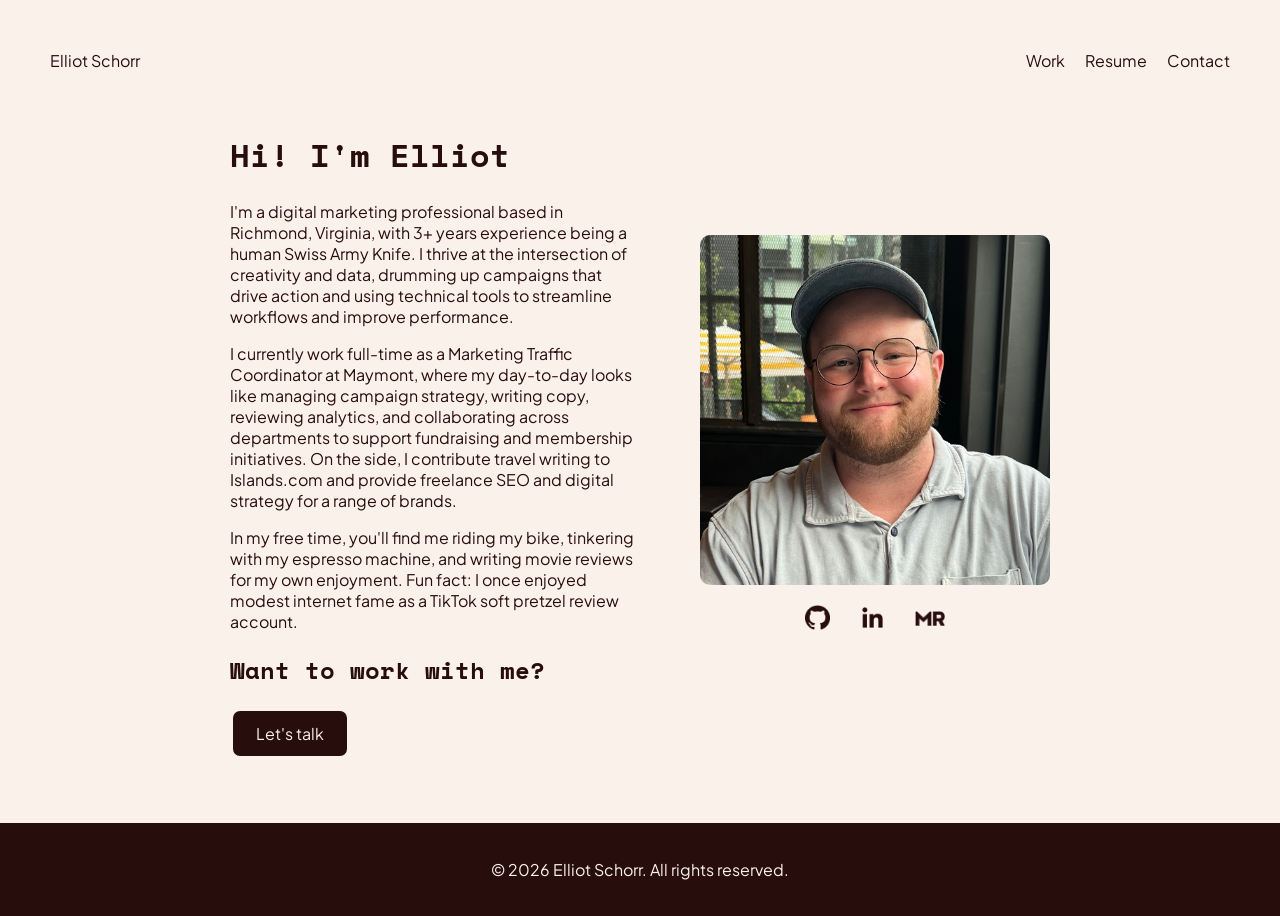
<file: index.html>
<!DOCTYPE html>
<html lang="en">
<head>
    <meta charset="UTF-8">
    <meta name="viewport" content="width=device-width, initial-scale=1.0">
    <link rel="icon" href="/images/favicon.png">
    <link rel="stylesheet" href="styles.css">
    <link rel="preconnect" href="https://fonts.googleapis.com">
    <link rel="preconnect" href="https://fonts.gstatic.com" crossorigin>
    <link href="https://fonts.googleapis.com/css2?family=Plus+Jakarta+Sans:ital,wght@0,200..800;1,200..800&display=swap" rel="stylesheet">
    <link rel="preconnect" href="https://fonts.googleapis.com">
    <link rel="preconnect" href="https://fonts.gstatic.com" crossorigin>
    <link href="https://fonts.googleapis.com/css2?family=Plus+Jakarta+Sans:ital,wght@0,200..800;1,200..800&family=Space+Mono:ital,wght@0,400;0,700;1,400;1,700&display=swap" rel="stylesheet">
    <title>Elliot Schorr</title>
</head>
<body>
    <div class="header">
        <div class="home"><a href="/" style="text-decoration: none; color: #280D0D;">Elliot Schorr</a></div>
        <ul class="nav">
            <li><a href="work/" style="text-decoration:none; color: #280D0D;">Work</a></li>
            <li><a href="resume/" style="text-decoration:none; color: #280D0D;">Resume</a></li>
            <li><a href="contact/" style="text-decoration:none; color: #280D0D;">Contact</a></li>
        </ul>
    </div>
    <div class="content">
        <div class="about">
        <h1>Hi! I'm Elliot</h1>
        <p>I'm a digital marketing professional based in Richmond, Virginia, with 3+ years experience being a human Swiss Army Knife. I thrive at the intersection of creativity and data, drumming up campaigns that drive action and using technical tools to streamline workflows and improve performance.</p>

        <p>I currently work full-time as a Marketing Traffic Coordinator at Maymont, where my day-to-day looks like managing campaign strategy, writing copy, reviewing analytics, and collaborating across departments to support fundraising and membership initiatives. On the side, I contribute travel writing to Islands.com and provide freelance SEO and digital strategy for a range of brands.</p>

        <p>In my free time, you'll find me riding my bike, tinkering with my espresso machine, and writing movie reviews for my own enjoyment. Fun fact: I once enjoyed modest internet fame as a TikTok soft pretzel review account.</p>
        <h2>Want to work with me?</h2>  
        <a href="contact/"><button>Let's talk</button></a>
        </div>
        <div class="headshot-container">
                    <div class="headshot-img">
                        <img src="../images/Elliot-Schorr.png" style="max-width: 350px; border-radius: 10px;" alt="Elliot Schorr, wearing a blue polo and gray ballcap, smiling at the camera.">
                    </div>
                    <div class="logos">
                        <div class="github-icon"><a href="https://github.com/elliotschorr"><img src="/images/github-icon.png" style="max-width:25px; max-height: 25px;"></img></a></div>
                       <div class="linkedin-icon"><a href="https://www.linkedin.com/in/elliot-schorr-040139281/"><img src="../images/linkedin-icon.png" style="max-width:25px; max-height: 25px;"></img></a></div>                    
                       <div class="muckrack-icon"><a href="https://muckrack.com/elliot-schorr/articles"><img src="../images/muckrack-icon.png" style="max-width:30px; max-height: 30px;"></img></a></div>
                    </div>
        </div>
    
    </div>
    <div class="footer">
        <p>© 2026 Elliot Schorr. All rights reserved.</p>
    </div>
</body>
</html>
</file>
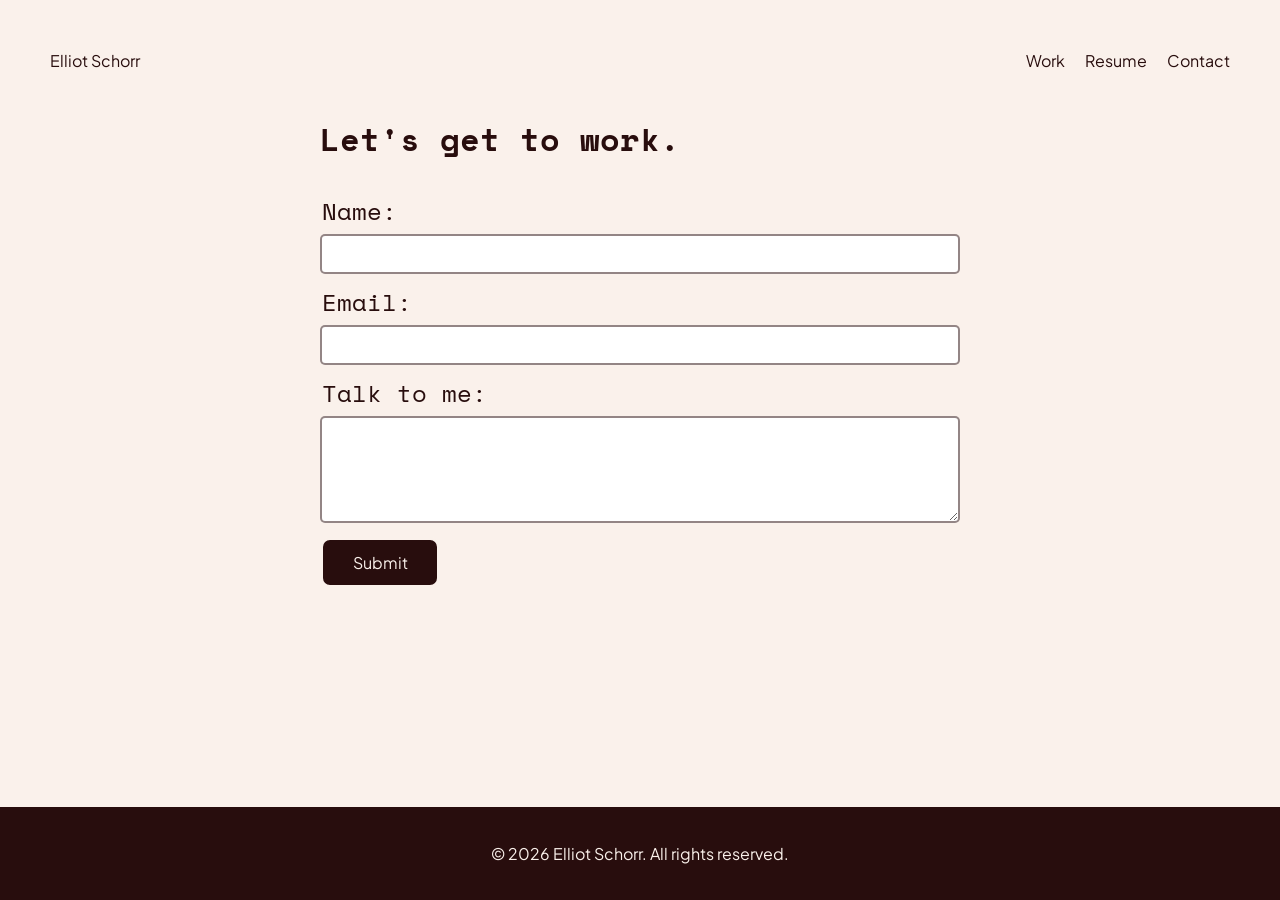
<file: contact/index.html>
<!DOCTYPE html>
<html lang="en">
<head>
    <meta charset="UTF-8">
    <meta name="viewport" content="width=device-width, initial-scale=1.0">
    <link rel="icon" href="/images/favicon.png">
    <link rel="stylesheet" href="../styles.css">
    <link rel="preconnect" href="https://fonts.googleapis.com">
    <link rel="preconnect" href="https://fonts.gstatic.com" crossorigin>
    <link href="https://fonts.googleapis.com/css2?family=Plus+Jakarta+Sans:ital,wght@0,200..800;1,200..800&display=swap" rel="stylesheet">
    <link rel="preconnect" href="https://fonts.googleapis.com">
    <link rel="preconnect" href="https://fonts.gstatic.com" crossorigin>
    <link href="https://fonts.googleapis.com/css2?family=Plus+Jakarta+Sans:ital,wght@0,200..800;1,200..800&family=Space+Mono:ital,wght@0,400;0,700;1,400;1,700&display=swap" rel="stylesheet">
    
    <title>Contact</title>
</head>
<body>
       <div class="header">
        <div class="home"><a href="/" style="text-decoration: none; color: #280D0D;">Elliot Schorr</a></div>
        <ul class="nav">
            <li><a href="../work/" style="text-decoration:none; color: #280D0D;">Work</a></li>
            <li><a href="../resume/" style="text-decoration:none; color: #280D0D;">Resume</a></li>
            <li><a href="../contact/" style="text-decoration:none; color: #280D0D;">Contact</a></li>
        </ul>
    </div>
    <div class="content-contact">
        <h1>Let's get to work.</h1>
    <form id="form">
        <label for="name">Name:</label><br>
        <input type="text" id="name" name="name"><br>
        <label for="email">Email:</label><br>
        <input type="email" id="email" name="email"><br>
        <label for="message">Talk to me:</label><br>
        <textarea id="message" name="message"></textarea><br>
        <button type="submit">Submit</button>    </form>
    <script src="contact.js"></script>
    </div>
    <div class="footer">    
        <p>© 2026 Elliot Schorr. All rights reserved.</p>
    </div>
</body>
</html>
</file>
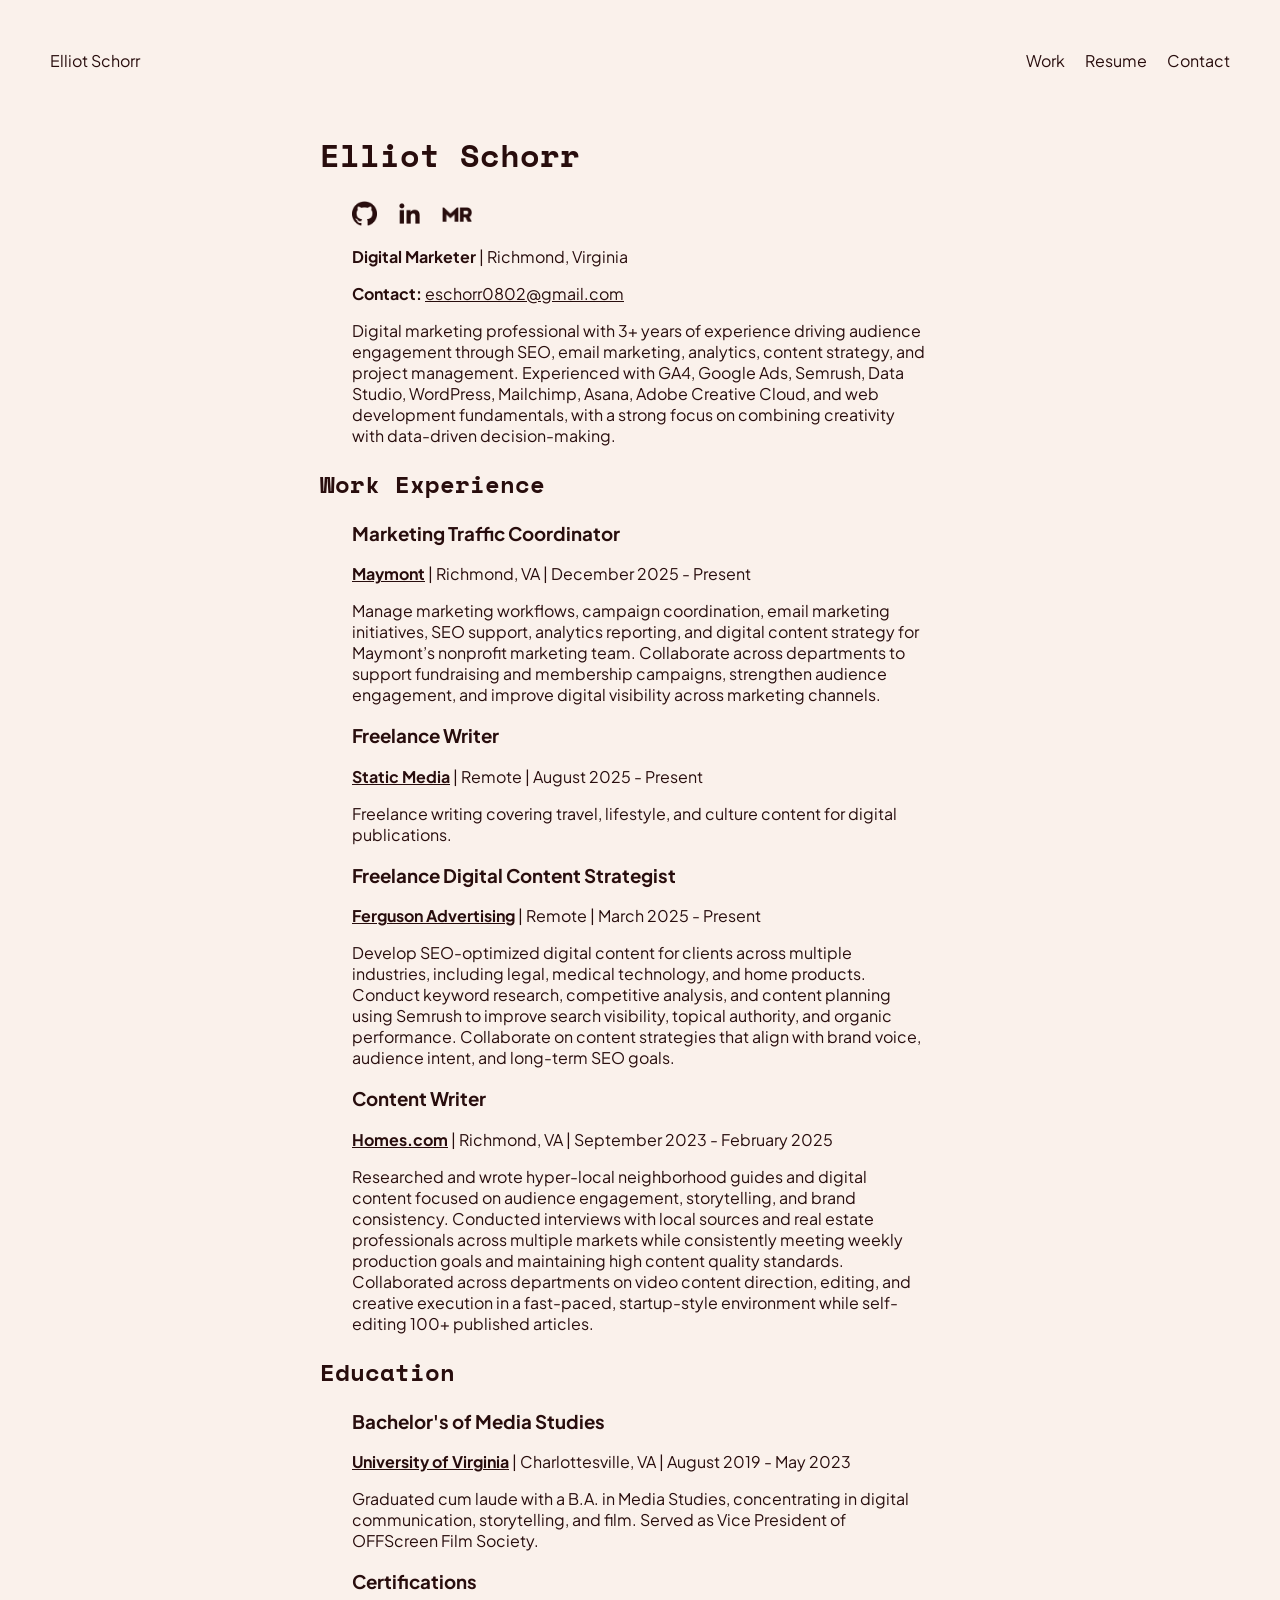
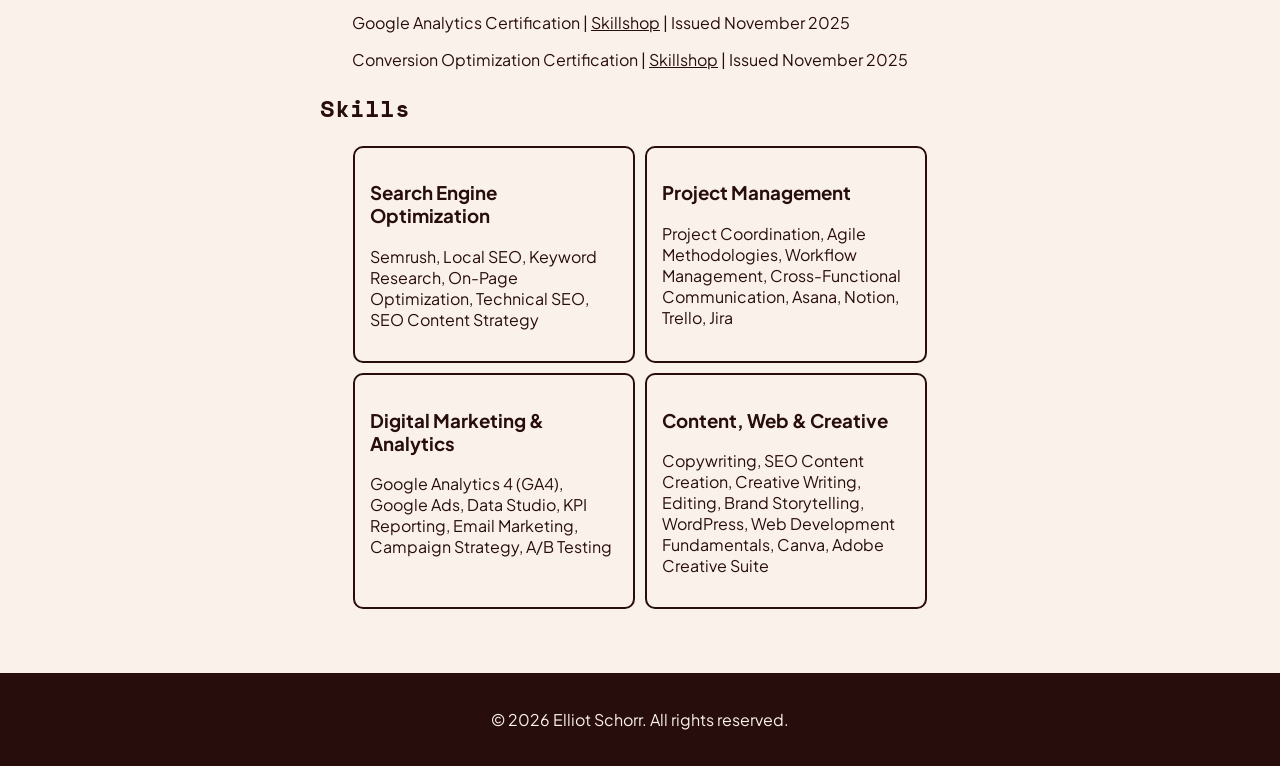
<file: resume/index.html>
<!DOCTYPE html>
<html lang="en">
<head>
    <meta charset="UTF-8">
    <meta name="viewport" content="width=device-width, initial-scale=1.0">
    <link rel="icon" href="/images/favicon.png">
    <link rel="preconnect" href="https://fonts.googleapis.com">
    <link rel="preconnect" href="https://fonts.gstatic.com" crossorigin>
    <link href="https://fonts.googleapis.com/css2?family=Plus+Jakarta+Sans:ital,wght@0,200..800;1,200..800&display=swap" rel="stylesheet">
    <link rel="preconnect" href="https://fonts.googleapis.com">
    <link rel="preconnect" href="https://fonts.gstatic.com" crossorigin>
    <link href="https://fonts.googleapis.com/css2?family=Plus+Jakarta+Sans:ital,wght@0,200..800;1,200..800&family=Space+Mono:ital,wght@0,400;0,700;1,400;1,700&display=swap" rel="stylesheet">
    <link rel="stylesheet" href="../styles.css">
    <title>Resume</title>
</head>
<body>
    <div class="header">
        <div class="home"><a href="/" style="text-decoration: none; color: #280D0D;">Elliot Schorr</a></div>
        <ul class="nav">
            <li><a href="../work/" style="text-decoration:none; color: #280D0D;">Work</a></li>
            <li><a href="../resume/" style="text-decoration:none; color: #280D0D;">Resume</a></li>
            <li><a href="../contact/" style="text-decoration:none; color: #280D0D;">Contact</a></li>
        </ul>
    </div>
    <div class="content-resume">
        <div id="resume"></div>
        <script src="resume.js"></script>

    </div>
    <div class="footer">    
        <p>© 2026 Elliot Schorr. All rights reserved.</p>
    </div>
</body>
</html>
</file>
<file: styles.css>
* {
  box-sizing: border-box;
}

img {
  max-width: 100%;
  height: auto;
}

body {
    display: flex;
    flex-direction: column;
    justify-content: center;
    align-content: center;
    margin: 0;
    min-height: 100vh;
    width: 100%;
    background-color: #FAF1EB; 
    color: #280D0D; 
    font-family: "Plus Jakarta Sans", sans-serif;
}
.header {
    height: 5px;
    display: flex;
    justify-content: space-between;
    padding: 50px;
    padding-bottom: 60px;
    color: #280D0D; 
    text-decoration: none;

}


.content {
    flex: 1;
    flex-wrap: wrap;
    justify-content: space-evenly;
    margin-left: 18%;
    margin-right: 18%;
    margin-top: 0%;
    margin-bottom: 5%;
    align-content: center;;
    display: flex;
    flex-direction: column-reverse;
    gap: 20px;

}

.content-contact, .content-resume {
    flex: 1;
    margin-left: 10%;
    margin-right: 10%;
    margin-top: 0%;
    margin-bottom: 5%;
    gap: 20px;
}

.content-contact {
    display: flex;
    flex-direction: column;
    align-items: center;
}

.content-contact h1 {
    text-align: left;
     width: 50vw;
    margin: 5px 0px 10px 0px;
}

@media (min-width: 1200px) {
    .content {
        flex-direction: row;
        align-items: center;
        gap: 60px;
    }

    .content .project-container {
        flex-direction: row;
        gap: 30px;
    }
    .content-resume {
        margin-left: 25%;
        margin-right: 25%;
    }
}

.footer {
    background-color: #280D0D;
    color: #FAF1EB;
    text-align: center;
    padding: 20px;
    
}
 
.about {
    flex: 3;

}

.headshot-container {
    flex: 0 1 auto;
    border-radius: 10px;
}
.headshot-img {
        display: flex;
        justify-content: center;
        flex: 1;
}

h1 { 
        font-family: "Space Mono", sans-serif;
        font-size: 32px;
}

h2 {
       font-family: "Space Mono", sans-serif;
       font-size: 24px;
       font-weight: bold;
}

label {
       font-family: "Space Mono", sans-serif;
       font-size: 24px;
       margin-left: 2px;
}

button {
    width: 120px;
    border-radius: 10px;
    padding: 12px;
    border: 3px solid #FAF1EB;
    color: #FAF1EB;   
    background-color: #280D0D;
    font-family: "Plus Jakarta Sans", sans-serif;
    font-size: 16px;

}

button:hover {
    background-color: #FAF1EB;
    color: #280D0D;
    border: 3px solid #280D0D;
    cursor: pointer;
    transition: background-color 0.3s ease;
    width: 120px;
    border-radius: 10px;
    padding: 12px;
    font-size: 16px;
    font-weight: bold;
}

.nav {
    list-style: none;
    margin: 0;
    padding: 0;
    display: flex;
    color: #F9FAF8;
    gap: 20px;
    text-decoration: none;
    color: #280D0D; 

}

.nav li:hover {
    text-decoration: underline;
}

.logos {
    display: flex;
    justify-content: center;
    gap: 30px;
    margin-top: 20px;
    align-items: center;
}

input {
    width: 50vw;
    height: 3em;
    border: 2px solid rgba(40, 13, 13, .5);
    border-radius: 5px;
    font-family: "Plus Jakarta Sans", sans-serif;
    color: #280D0D;
    margin: 5px 0px 10px 0px;
}

textarea {
    width: 50vw;
    height: 8em;
    border: 2px solid rgba(40, 13, 13, .5);
    border-radius: 5px;
    font-family: "Plus Jakarta Sans", sans-serif;
    color: #280D0D;
    margin: 5px 0px 10px 0px;

}

.skills-table {
        display: flex;
        flex-direction: row;
        flex-wrap: wrap;
        justify-content: space-evenly;
        align-content: center;
        gap: 10px;
}

.skills-card {
    flex: 0 0 49%;
    border: 2px solid #280D0D;
    border-radius: 10px;
    padding: 15px;
}

.skills-card:hover {
    background-color: #280D0D;
    color: #FAF1EB;
    border: 0px solid #FAF1EB;
    cursor: pointer;
    transition: background-color 0.3s ease;
}

.work, .education, .skills, .certifications, .basics {
    margin-left: 5%;
    margin-right: 5%;
}

.resume-logos {
    justify-content: left;
    display: flex;
    gap: 20px;
    margin-top: 20px;
    align-items: center;
}

.project-about {
    flex: 5;
}

.project-media {
    flex: 4;
}

.project-image {
    border: 2px solid #280D0D;
    border-radius: 10px;
    overflow: hidden;
    height: 320px;
}

.project-image a {
    display: block;
    width: 100%;
    height: 100%;
}

.project-image img {
    display: block;
    max-width: 100%;
    height: 100%;
    object-fit: cover;
}

.project-caption {
    margin-top: 10px;
    margin-bottom: 0;
    font-style: italic;
    font-size: 14px;
    color: rgba(40, 13, 13, .7);
}

.project-tools {
    display: flex;
    gap: 10px;
    flex-wrap:wrap;
}

.tool {
    border: 1px solid #280D0D;
    border-radius: 5px;
    padding: 5px 10px;
    font-size: 14px;
}

.tool:hover {
    background-color: #280D0D;
    color: #FAF1EB;
    border: 0px solid #FAF1EB;
    cursor: pointer;
    transition: background-color 0.3s ease;
}



.project-container {
    flex: auto;
    display: flex;
    gap: 5px;
    flex-direction: column-reverse;

    align-items: center;
}

.project-section {
    border-bottom: 1px solid rgba(40, 13, 13, 0.2);
    padding: 60px 0;
}

.content.project-section {
    margin-bottom: 0;
}

.portfolio-intro {
    flex: 0;
    display: block;
    margin-left: 18%;
    margin-right: 18%;
    padding: 30px 0 40px;
}

.portfolio-intro .portfolio-note {
    font-style: italic;
    font-size: 14px;
    color: rgba(40, 13, 13, 0.7);
}
.portfolio-cta {
    margin-left: 18%;
    margin-right: 18%;
    padding: 60px 0;
    display: flex;
    align-items: center;
    justify-content: space-evenly;
    gap: 40px;
}
.portfolio-cta h1 {
        font-size: 2rem; /* optional */
        margin: 0;
    }

@media (max-width: 768px) {
    .portfolio-cta {
        flex-direction: column;
        text-align: center;
        margin-left: 18%;
        margin-right: 18%;
        gap: 20px;
    }
    .skills-table {
        display: block;
    }
    .skills-card {
        margin-bottom: 10px;}

}
</file>
